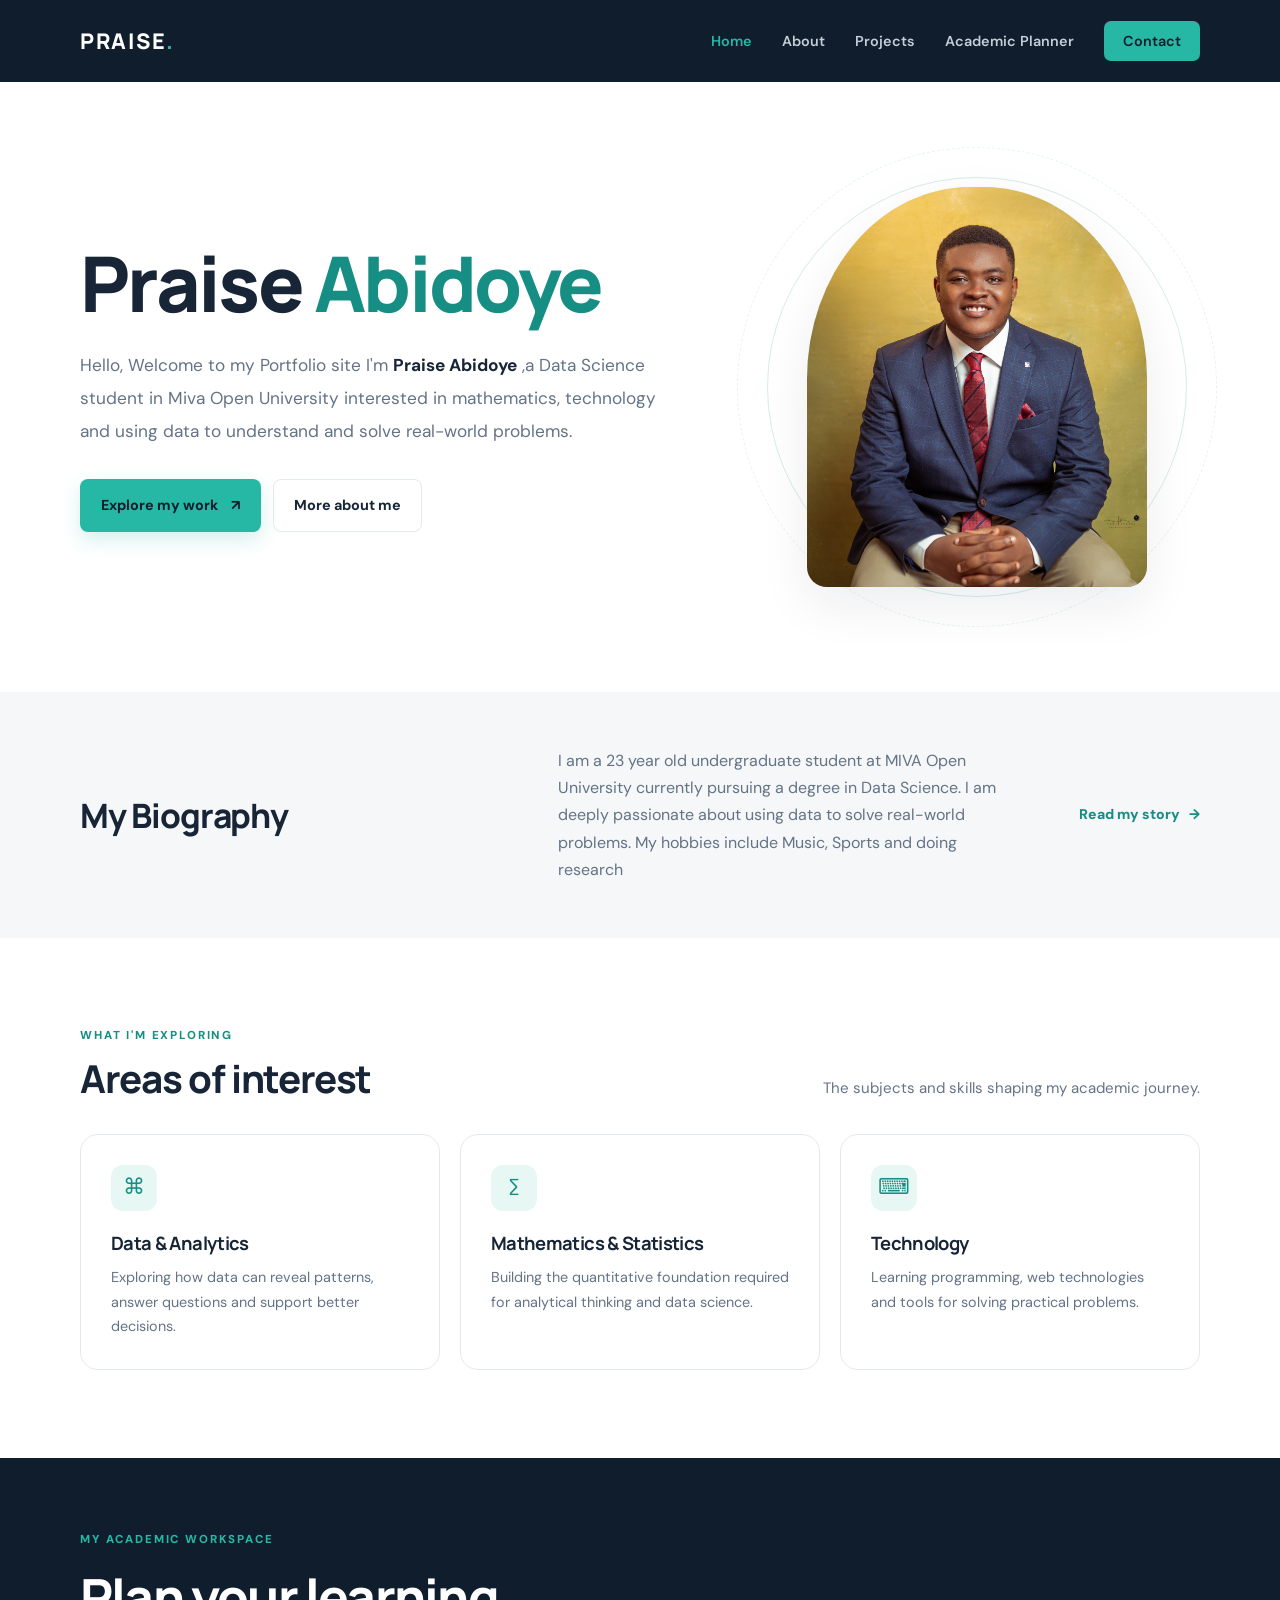
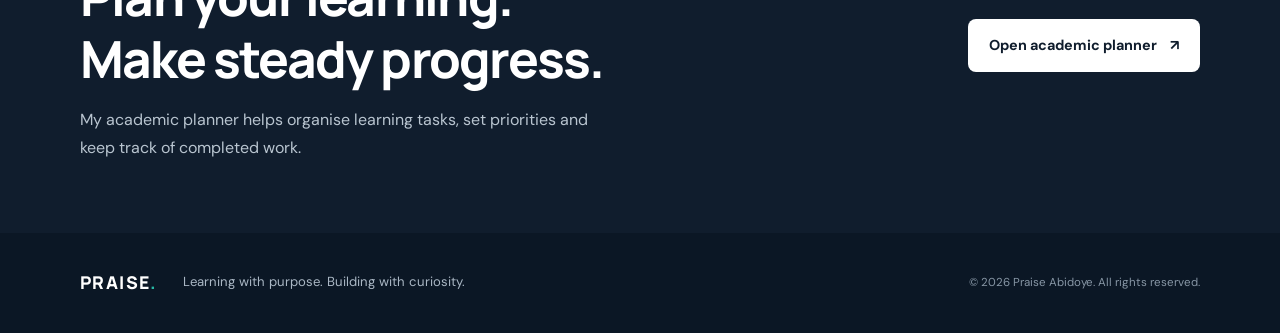
<file: index.html>
<!DOCTYPE html>
<html lang="en">
<head>
  <meta charset="UTF-8">
  <meta name="viewport" content="width=device-width, initial-scale=1.0">
  <meta name="description" content="Praise Abidoye's academic portfolio and student workspace.">
  <title>Home | Praise Abidoye</title>
  <link rel="preconnect" href="https://fonts.googleapis.com">
  <link rel="preconnect" href="https://fonts.gstatic.com" crossorigin>
  <link href="https://fonts.googleapis.com/css2?family=DM+Sans:wght@400;500;600;700&family=Manrope:wght@400;500;600;700;800&display=swap" rel="stylesheet">
  <link rel="stylesheet" href="css/style.css">
  <script src="js/script.js" defer></script>
</head>
<body>
  <a class="skip-link" href="#main">Skip to content</a>
  <header class="site-header">
    <nav class="nav container" aria-label="Main navigation">
      <a class="brand" href="index.html">PRAISE<span>.</span></a>
      <button class="menu-toggle" type="button" aria-label="Open navigation" aria-expanded="false" aria-controls="nav-menu">
        <span></span><span></span><span></span>
      </button>
      <ul class="nav-menu" id="nav-menu">
        <li><a href="index.html" aria-current="page">Home</a></li>
        <li><a href="about.html">About</a></li>
        <li><a href="projects.html">Projects</a></li>
        <li><a href="planner.html">Academic Planner</a></li>
        <li><a class="nav-cta" href="contact.html">Contact</a></li>
      </ul>
    </nav>
  </header>

  <main id="main">
    <section class="hero container">
      <div class="hero-copy">
      
        <h1>Praise<span class="accent-text"> Abidoye</span></h1>
        <p class="hero-intro">Hello, Welcome to my Portfolio site I'm <strong>Praise Abidoye</strong> ,a Data Science student in Miva Open University interested in mathematics, technology and using data to understand and solve real-world problems.</p>
        <div class="hero-actions">
          <a class="button button-primary" href="projects.html">Explore my work <span aria-hidden="true">↗</span></a>
          <a class="button button-ghost" href="about.html">More about me</a>
        </div>
        
      </div>
      <div class="hero-visual">
        <div class="portrait-frame">
          <img src="img/Portfolio Image.jpg" alt="Portrait of Praise Abidoye">
        </div>
        
        <div class="visual-orbit orbit-one"></div>
        <div class="visual-orbit orbit-two"></div>
      </div>
    </section>

    <section class="intro-strip">
      <div class="container intro-grid">
        <div><h2>My Biography</h2></div>
        <p>I am a 23 year old undergraduate student at MIVA Open University currently pursuing a degree in Data Science. I am deeply passionate about using data to solve real-world problems. My hobbies include Music, Sports and doing research</p>
        <a class="text-link" href="about.html">Read my story <span aria-hidden="true">→</span></a>
      </div>
    </section>

    <section class="section container">
      <div class="section-heading">
        <div><p class="eyebrow">WHAT I'M EXPLORING</p><h2>Areas of interest</h2></div>
        <p class="section-description">The subjects and skills shaping my academic journey.</p>
      </div>
      <div class="interest-grid">
        <article class="interest-card"><span class="card-icon">⌘</span><h3>Data & Analytics</h3><p>Exploring how data can reveal patterns, answer questions and support better decisions.</p></article>
        <article class="interest-card"><span class="card-icon">∑</span><h3>Mathematics & Statistics</h3><p>Building the quantitative foundation required for analytical thinking and data science.</p></article>
        <article class="interest-card"><span class="card-icon">⌨</span><h3>Technology</h3><p>Learning programming, web technologies and tools for solving practical problems.</p></article>
      </div>
    </section>

    <section class="feature-band">
      <div class="container feature-content">
        <div><p class="eyebrow eyebrow-light">MY ACADEMIC WORKSPACE</p><h2>Plan your learning.<br>Make steady progress.</h2><p>My academic planner helps organise learning tasks, set priorities and keep track of completed work.</p></div>
        <a class="button button-light" href="planner.html">Open academic planner <span aria-hidden="true">↗</span></a>
      </div>
    </section>
  </main>

  <footer class="site-footer">
    <div class="container footer-inner"><a class="brand brand-light" href="index.html">PRAISE<span>.</span></a><p>Learning with purpose. Building with curiosity.</p><small>© <span class="current-year">2026</span> Praise Abidoye. All rights reserved.</small></div>
  </footer>
</body>
</html>
</file>
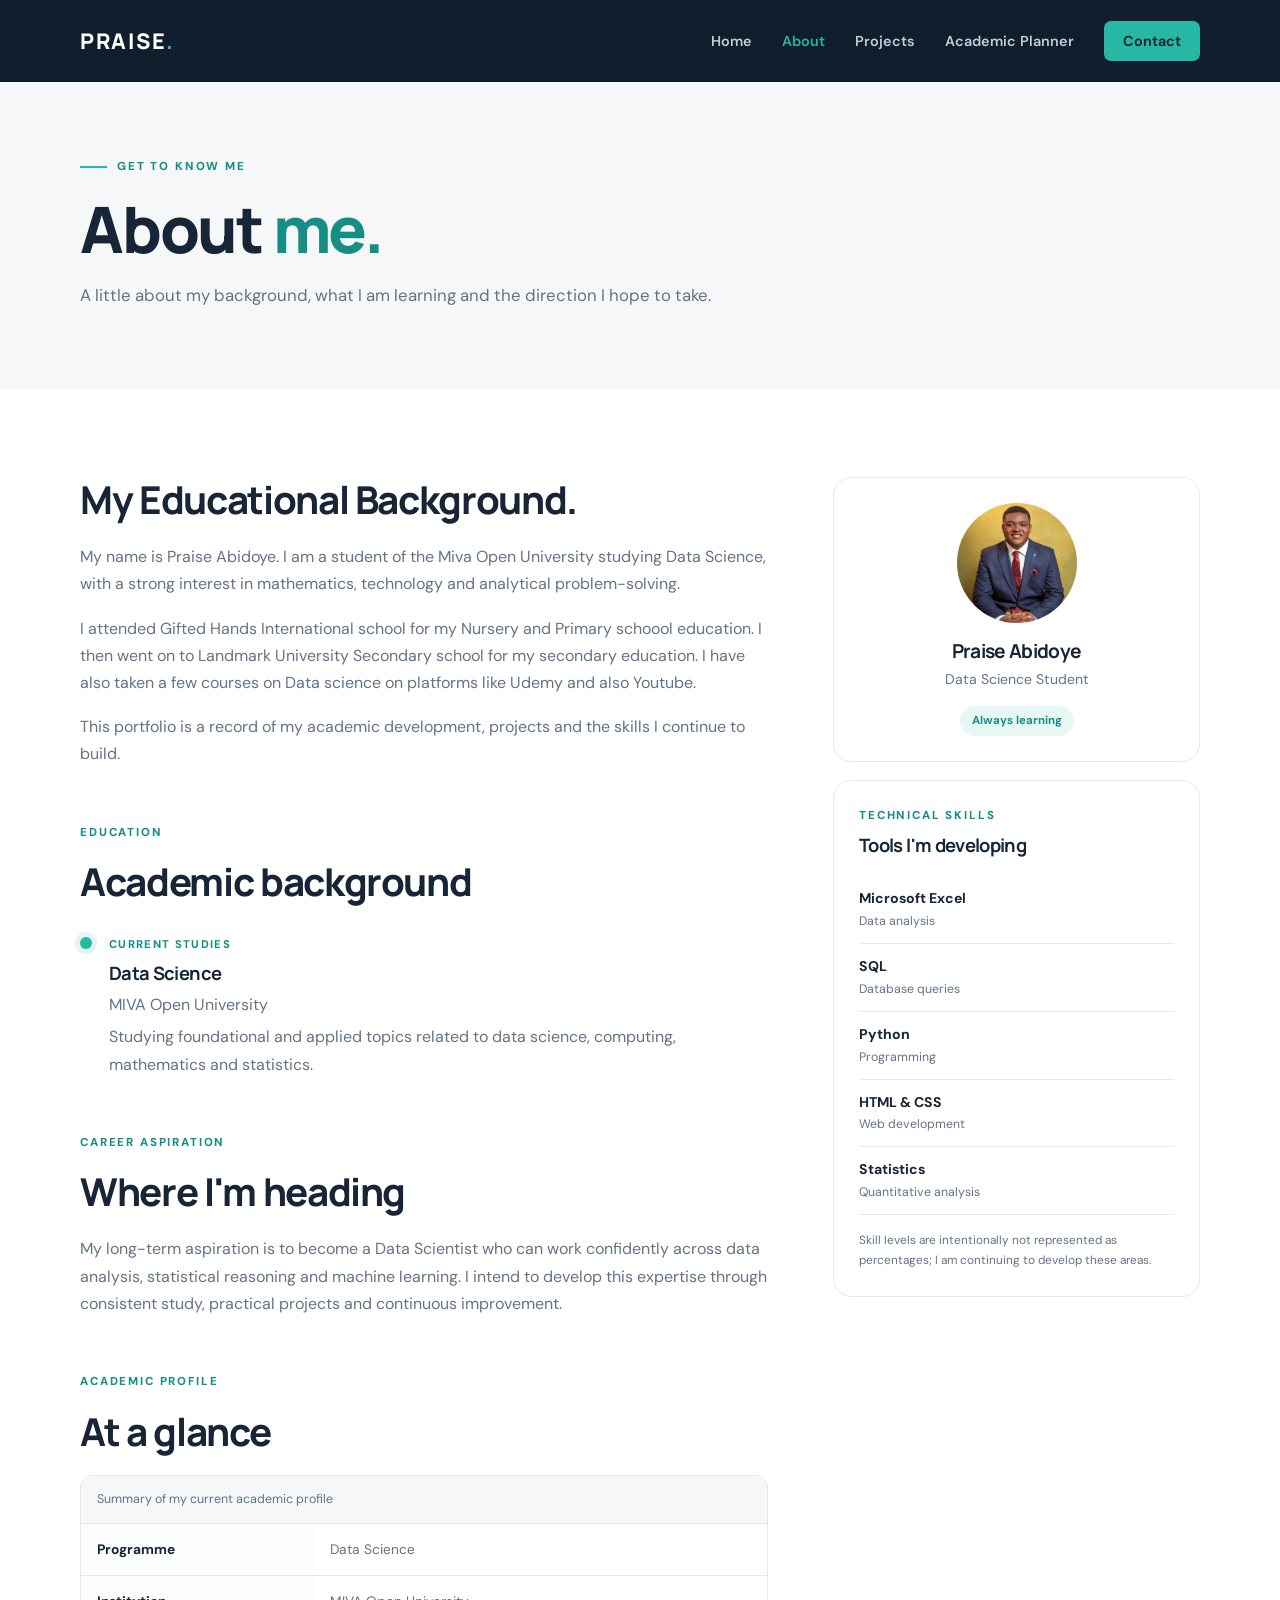
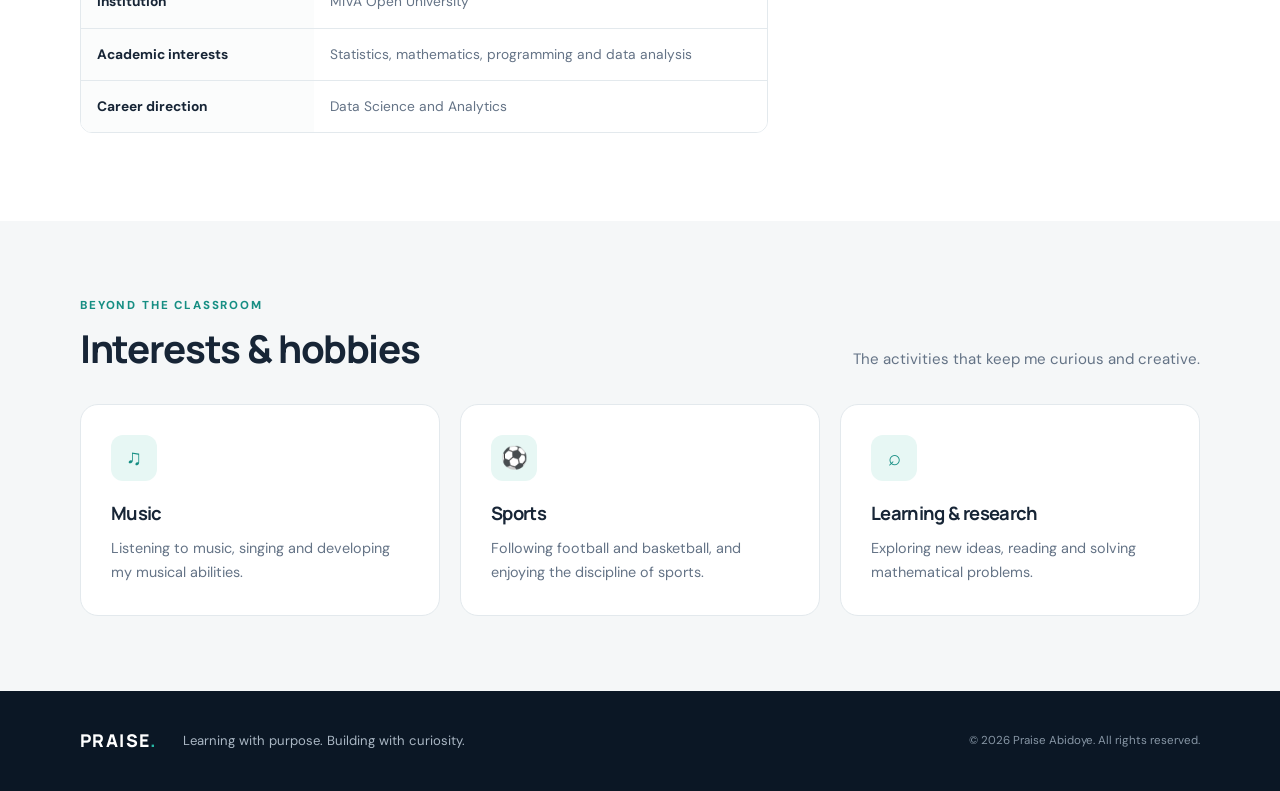
<file: about.html>
<!DOCTYPE html>
<html lang="en">
<head>
  <meta charset="UTF-8">
  <meta name="viewport" content="width=device-width, initial-scale=1.0">
  <meta name="description" content="Learn about Praise Abidoye's education, aspirations, skills and interests.">
  <title>About | Praise Abidoye</title>
  <link rel="preconnect" href="https://fonts.googleapis.com">
  <link rel="preconnect" href="https://fonts.gstatic.com" crossorigin>
  <link href="https://fonts.googleapis.com/css2?family=DM+Sans:wght@400;500;600;700&family=Manrope:wght@400;500;600;700;800&display=swap" rel="stylesheet">
  <link rel="stylesheet" href="css/style.css">
  <script src="js/script.js" defer></script>
</head>
<body>
  <a class="skip-link" href="#main">Skip to content</a>
  <header class="site-header"><nav class="nav container" aria-label="Main navigation">
    <a class="brand" href="index.html">PRAISE<span>.</span></a>
    <button class="menu-toggle" type="button" aria-label="Open navigation" aria-expanded="false" aria-controls="nav-menu"><span></span><span></span><span></span></button>
    <ul class="nav-menu" id="nav-menu">
      <li><a href="index.html">Home</a></li><li><a href="about.html" aria-current="page">About</a></li>
      <li><a href="projects.html">Projects</a></li><li><a href="planner.html">Academic Planner</a></li>
      <li><a class="nav-cta" href="contact.html">Contact</a></li>
    </ul>
  </nav></header>

  <main id="main">
    <section class="page-hero"><div class="container"><p class="eyebrow"><span class="eyebrow-line"></span> GET TO KNOW ME</p><h1>About <span class="accent-text">me.</span></h1><p>A little about my background, what I am learning and the direction I hope to take.</p></div></section>

    <section class="section container about-layout">
      <div class="about-main">
        <h2>My Educational Background.</h2>
        <p>My name is Praise Abidoye. I am a  student of the Miva Open University  studying Data Science, with a strong interest in mathematics, technology and analytical problem-solving.</p>
        <p>I attended Gifted Hands International school for my Nursery and Primary schoool education. I then went on to Landmark University Secondary school for my secondary education. I have also taken a few courses on Data science on platforms like Udemy and also Youtube.</p>
        <p>This portfolio is a record of my academic development, projects and the skills I continue to build.</p>

        <div class="subsection">
          <p class="eyebrow">EDUCATION</p><h2>Academic background</h2>
          <article class="timeline-item"><span class="timeline-marker"></span><div><span class="timeline-date">CURRENT STUDIES</span><h3>Data Science</h3><p class="muted">MIVA Open University</p><p>Studying foundational and applied topics related to data science, computing, mathematics and statistics.</p></div></article>
        </div>

        <div class="subsection">
          <p class="eyebrow">CAREER ASPIRATION</p><h2>Where I'm heading</h2>
          <p>My long-term aspiration is to become a Data Scientist who can work confidently across data analysis, statistical reasoning and machine learning. I intend to develop this expertise through consistent study, practical projects and continuous improvement.</p>
        </div>

        <div class="subsection">
          <p class="eyebrow">ACADEMIC PROFILE</p><h2>At a glance</h2>
          <div class="table-wrap">
            <table class="profile-table">
              <caption class="table-caption">Summary of my current academic profile</caption>
              <tbody>
                <tr><th scope="row">Programme</th><td>Data Science</td></tr>
                <tr><th scope="row">Institution</th><td>MIVA Open University</td></tr>
                <tr><th scope="row">Academic interests</th><td>Statistics, mathematics, programming and data analysis</td></tr>
                <tr><th scope="row">Career direction</th><td>Data Science and Analytics</td></tr>
              </tbody>
            </table>
          </div>
        </div>
      </div>

      <aside class="about-sidebar">
        <div class="profile-card"><img src="img/Portfolio Image.jpg" alt="Image"><h3>Praise Abidoye</h3><p>Data Science Student</p><span class="profile-tag">Always learning</span></div>
        <div class="side-card"><p class="eyebrow">TECHNICAL SKILLS</p><h3>Tools I'm developing</h3>
          <ul class="skill-list"><li><span>Microsoft Excel</span><span>Data analysis</span></li><li><span>SQL</span><span>Database queries</span></li><li><span>Python</span><span>Programming</span></li><li><span>HTML & CSS</span><span>Web development</span></li><li><span>Statistics</span><span>Quantitative analysis</span></li></ul>
          <p class="skill-note">Skill levels are intentionally not represented as percentages; I am continuing to develop these areas.</p>
        </div>
      </aside>
    </section>

    <section class="soft-section"><div class="container"><div class="section-heading"><div><p class="eyebrow">BEYOND THE CLASSROOM</p><h2>Interests & hobbies</h2></div><p class="section-description">The activities that keep me curious and creative.</p></div>
      <div class="interest-grid">
        <article class="interest-card"><span class="card-icon">♫</span><h3>Music</h3><p>Listening to music, singing and developing my musical abilities.</p></article>
        <article class="interest-card"><span class="card-icon">⚽</span><h3>Sports</h3><p>Following football and basketball, and enjoying the discipline of sports.</p></article>
        <article class="interest-card"><span class="card-icon">⌕</span><h3>Learning & research</h3><p>Exploring new ideas, reading and solving mathematical problems.</p></article>
      </div>
    </div></section>
  </main>

  <footer class="site-footer"><div class="container footer-inner"><a class="brand brand-light" href="index.html">PRAISE<span>.</span></a><p>Learning with purpose. Building with curiosity.</p><small>© <span class="current-year">2026</span> Praise Abidoye. All rights reserved.</small></div></footer>
</body>
</html>
</file>
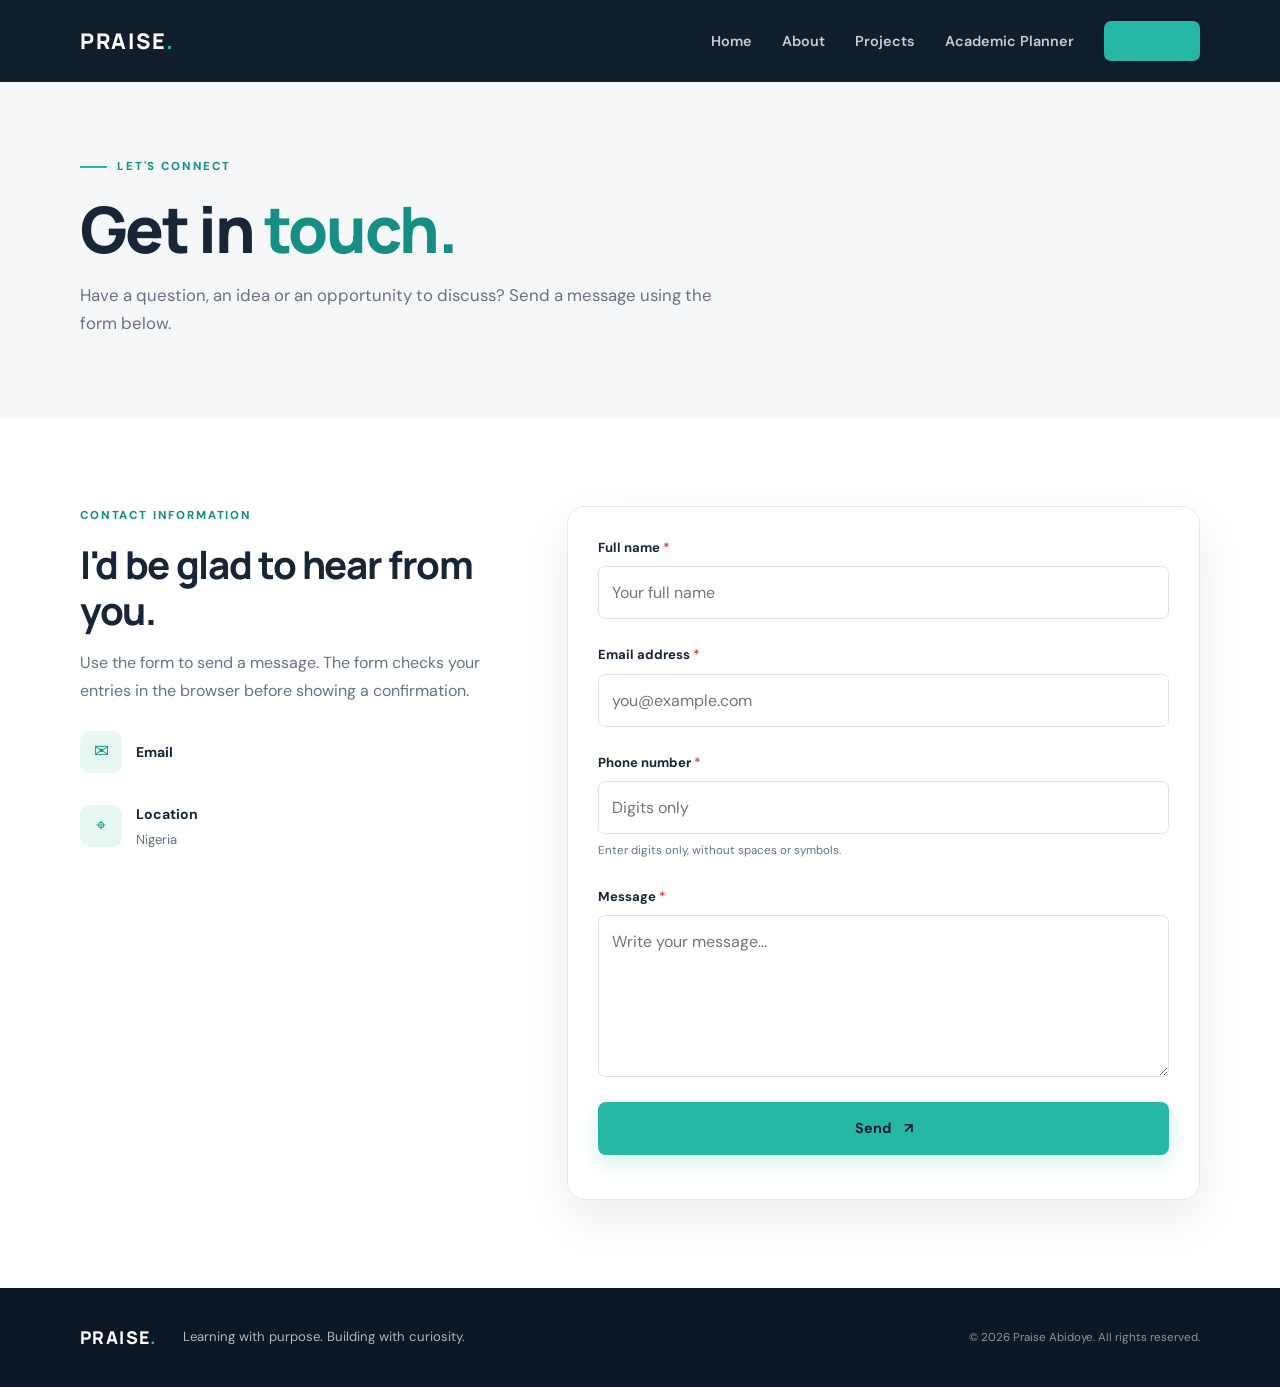
<file: contact.html>
<!DOCTYPE html>
<html lang="en">
<head>
  <meta charset="UTF-8">
  <meta name="viewport" content="width=device-width, initial-scale=1.0">
  <meta name="description" content="Contact Praise Abidoye.">
  <title>Contact | Praise Abidoye</title>
  <link rel="preconnect" href="https://fonts.googleapis.com">
  <link rel="preconnect" href="https://fonts.gstatic.com" crossorigin>
  <link href="https://fonts.googleapis.com/css2?family=DM+Sans:wght@400;500;600;700&family=Manrope:wght@400;500;600;700;800&display=swap" rel="stylesheet">
  <link rel="stylesheet" href="css/style.css">
  <script src="js/script.js" defer></script>
</head>
<body>
  <a class="skip-link" href="#main">Skip to content</a>
  <header class="site-header"><nav class="nav container" aria-label="Main navigation">
    <a class="brand" href="index.html">PRAISE<span>.</span></a>
    <button class="menu-toggle" type="button" aria-label="Open navigation" aria-expanded="false" aria-controls="nav-menu"><span></span><span></span><span></span></button>
    <ul class="nav-menu" id="nav-menu"><li><a href="index.html">Home</a></li><li><a href="about.html">About</a></li><li><a href="projects.html">Projects</a></li><li><a href="planner.html">Academic Planner</a></li><li><a href="contact.html" aria-current="page" class="nav-cta">Contact</a></li></ul>
  </nav></header>

  <main id="main">
    <section class="page-hero"><div class="container"><p class="eyebrow"><span class="eyebrow-line"></span> LET'S CONNECT</p><h1>Get in <span class="accent-text">touch.</span></h1><p>Have a question, an idea or an opportunity to discuss? Send a message using the form below.</p></div></section>
    <section class="section container contact-layout">
      <div class="contact-copy"><p class="eyebrow">CONTACT INFORMATION</p><h2>I'd be glad to hear from you.</h2><p>Use the form to send a message. The form checks your entries in the browser before showing a confirmation.</p>
        <div class="contact-detail"><span class="contact-icon">✉</span><div><strong>Email</strong></div></div>
        <div class="contact-detail"><span class="contact-icon">⌖</span><div><strong>Location</strong><p>Nigeria</p></div></div>
      
      </div>
      <form id="contact-form" class="contact-form" novalidate>
        <div class="form-field"><label for="contact-name">Full name <span>*</span></label><input id="contact-name" name="name" type="text" autocomplete="name" placeholder="Your full name" required><small class="field-error" id="name-error"></small></div>
        <div class="form-field"><label for="contact-email">Email address <span>*</span></label><input id="contact-email" name="email" type="email" autocomplete="email" placeholder="you@example.com" required><small class="field-error" id="email-error"></small></div>
        <div class="form-field"><label for="contact-phone">Phone number <span>*</span></label><input id="contact-phone" name="phone" type="tel" inputmode="numeric" autocomplete="tel" placeholder="Digits only" required><small class="field-hint">Enter digits only, without spaces or symbols.</small><small class="field-error" id="phone-error"></small></div>
        <div class="form-field"><label for="contact-message">Message <span>*</span></label><textarea id="contact-message" name="message" rows="5" placeholder="Write your message..." required></textarea><small class="field-error" id="message-error"></small></div>
        <button class="button button-primary submit-button" type="submit"> Send <span aria-hidden="true">↗</span></button>
        <p id="form-status" class="form-status" role="status" aria-live="polite"></p>
      </form>
    </section>
  </main>
  <footer class="site-footer"><div class="container footer-inner"><a class="brand brand-light" href="index.html">PRAISE<span>.</span></a><p>Learning with purpose. Building with curiosity.</p><small>© <span class="current-year">2026</span> Praise Abidoye. All rights reserved.</small></div></footer>
</body>
</html>
</file>
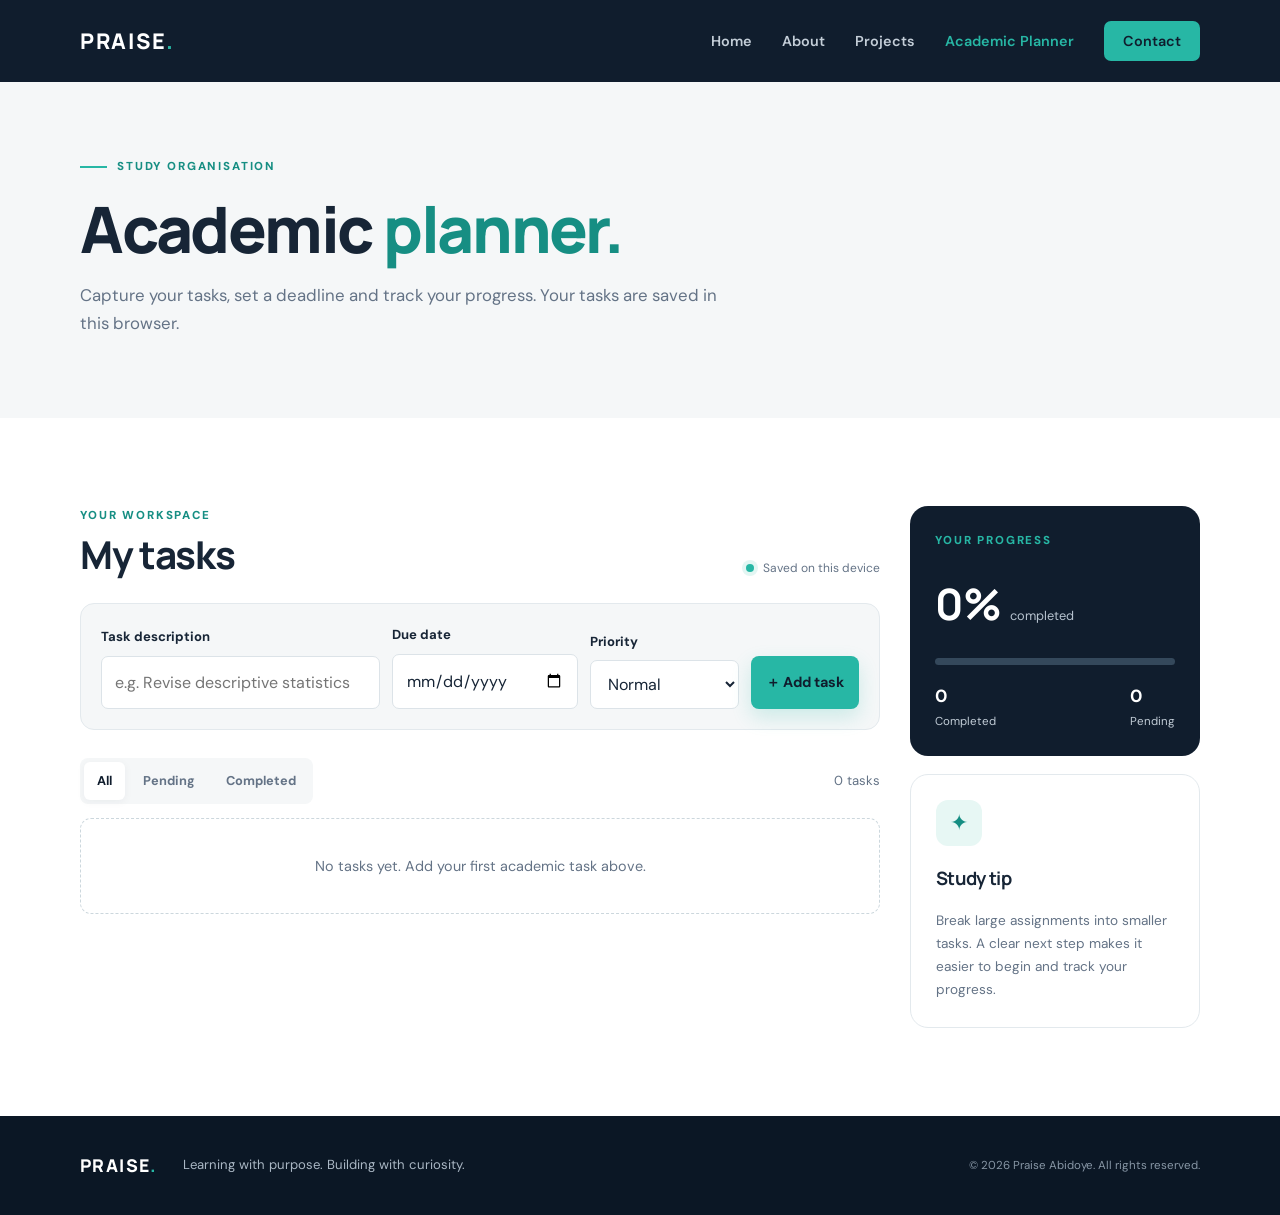
<file: planner.html>
<!DOCTYPE html>
<html lang="en">
<head>
  <meta charset="UTF-8">
  <meta name="viewport" content="width=device-width, initial-scale=1.0">
  <meta name="description" content="Organise academic tasks with Praise Abidoye's academic planner.">
  <title>Academic Planner | Praise Abidoye</title>
  <link rel="preconnect" href="https://fonts.googleapis.com">
  <link rel="preconnect" href="https://fonts.gstatic.com" crossorigin>
  <link href="https://fonts.googleapis.com/css2?family=DM+Sans:wght@400;500;600;700&family=Manrope:wght@400;500;600;700;800&display=swap" rel="stylesheet">
  <link rel="stylesheet" href="css/style.css">
  <script src="js/script.js" defer></script>
</head>
<body>
  <a class="skip-link" href="#main">Skip to content</a>
  <header class="site-header"><nav class="nav container" aria-label="Main navigation">
    <a class="brand" href="index.html">PRAISE<span>.</span></a>
    <button class="menu-toggle" type="button" aria-label="Open navigation" aria-expanded="false" aria-controls="nav-menu"><span></span><span></span><span></span></button>
    <ul class="nav-menu" id="nav-menu"><li><a href="index.html">Home</a></li><li><a href="about.html">About</a></li><li><a href="projects.html">Projects</a></li><li><a href="planner.html" aria-current="page">Academic Planner</a></li><li><a class="nav-cta" href="contact.html">Contact</a></li></ul>
  </nav></header>

  <main id="main">
    <section class="page-hero"><div class="container"><p class="eyebrow"><span class="eyebrow-line"></span> STUDY ORGANISATION</p><h1>Academic <span class="accent-text">planner.</span></h1><p>Capture your tasks, set a deadline and track your progress. Your tasks are saved in this browser.</p></div></section>
    <section class="section container planner-layout">
      <div class="planner-main">
        <div class="planner-heading"><div><p class="eyebrow">YOUR WORKSPACE</p><h2>My tasks</h2></div><span class="saved-label"><span class="status-dot"></span> Saved on this device</span></div>
        <form id="task-form" class="task-form">
          <div class="form-field task-title-field"><label for="task-title">Task description</label><input id="task-title" name="task-title" type="text" maxlength="120" placeholder="e.g. Revise descriptive statistics" required></div>
          <div class="form-field"><label for="task-date">Due date</label><input id="task-date" name="task-date" type="date"></div>
          <div class="form-field"><label for="task-priority">Priority</label><select id="task-priority" name="task-priority"><option value="Normal">Normal</option><option value="High">High</option><option value="Low">Low</option></select></div>
          <button class="button button-primary add-task-button" type="submit">＋ Add task</button>
        </form>

        <div class="task-toolbar"><div class="filter-tabs" role="group" aria-label="Filter tasks"><button class="filter-button active" type="button" data-filter="all" aria-pressed="true">All</button><button class="filter-button" type="button" data-filter="active" aria-pressed="false">Pending</button><button class="filter-button" type="button" data-filter="completed" aria-pressed="false">Completed</button></div><span id="task-count" class="muted small-text">0 tasks</span></div>
        <div id="task-list" class="task-list" aria-live="polite"><p class="empty-state">No tasks yet. Add your first academic task above.</p></div>
      </div>
      <aside class="planner-sidebar">
        <div class="progress-card"><p class="eyebrow eyebrow-light">YOUR PROGRESS</p><div class="progress-number"><strong id="progress-percent">0%</strong><span>completed</span></div><div class="progress-track"><span id="progress-bar"></span></div><div class="progress-stats"><span><strong id="completed-count">0</strong> Completed</span><span><strong id="pending-count">0</strong> Pending</span></div></div>
        <div class="side-card planner-tip"><span class="card-icon">✦</span><h3>Study tip</h3><p>Break large assignments into smaller tasks. A clear next step makes it easier to begin and track your progress.</p></div>
      </aside>
    </section>
  </main>
  <footer class="site-footer"><div class="container footer-inner"><a class="brand brand-light" href="index.html">PRAISE<span>.</span></a><p>Learning with purpose. Building with curiosity.</p><small>© <span class="current-year">2026</span> Praise Abidoye. All rights reserved.</small></div></footer>
</body>
</html>
</file>
<file: css/style.css>
/* PRAISE ABIDOYE — ACADEMIC PORTFOLIO
   Original responsive styling using CSS Grid and Flexbox. */

:root {
  --navy: #101d2d;
  --navy-soft: #1b2d40;
  --ink: #172536;
  --muted: #647386;
  --teal: #27b7a5;
  --teal-dark: #168e83;
  --paper: #f5f7f8;
  --white: #ffffff;
  --line: #e3e9ed;
  --shadow: 0 18px 50px rgba(16, 29, 45, .08);
  --radius: 18px;
}

* { box-sizing: border-box; margin: 0; padding: 0; }
html { scroll-behavior: smooth; }
body {
  background: var(--white);
  color: var(--ink);
  font-family: "DM Sans", Arial, sans-serif;
  line-height: 1.7;
  -webkit-font-smoothing: antialiased;
}
img { display: block; max-width: 100%; }
a { color: inherit; text-decoration: none; }
button, input, textarea, select { font: inherit; }
button, a { -webkit-tap-highlight-color: transparent; }
.container { width: min(1120px, calc(100% - 48px)); margin-inline: auto; }
h1, h2, h3, .brand { font-family: "Manrope", Arial, sans-serif; letter-spacing: -.035em; }
h1 { font-size: clamp(2.7rem, 6vw, 5.3rem); line-height: 1.08; font-weight: 800; }
h2 { font-size: clamp(1.8rem, 3vw, 2.65rem); line-height: 1.2; font-weight: 750; }
h3 { font-size: 1.15rem; line-height: 1.35; }
p { color: var(--muted); }
.accent-text { color: var(--teal-dark); }
.small-text { font-size: .82rem; }
.muted { color: var(--muted); }
.skip-link { position: absolute; left: -999px; top: 10px; background: var(--teal); color: var(--navy); padding: 10px 14px; z-index: 1000; }
.skip-link:focus { left: 10px; }

/* Header and navigation */
.site-header { background: var(--navy); color: var(--white); position: relative; z-index: 20; }
.nav { min-height: 82px; display: flex; align-items: center; justify-content: space-between; gap: 24px; }
.brand { color: var(--white); font-size: 1.35rem; font-weight: 800; letter-spacing: .08em; }
.brand span { color: var(--teal); }
.nav-menu { display: flex; align-items: center; gap: 30px; list-style: none; }
.nav-menu a { color: #c4ced8; font-size: .9rem; font-weight: 600; transition: color .2s ease; }
.nav-menu a:hover, .nav-menu a[aria-current="page"] { color: var(--teal); }
.nav-menu .nav-cta { color: var(--navy); background: var(--teal); padding: 11px 19px; border-radius: 7px; }
.nav-menu .nav-cta:hover { color: var(--navy); background: #6bd6c9; }
.menu-toggle { display: none; background: transparent; border: 0; cursor: pointer; padding: 8px; }
.menu-toggle span { display: block; width: 25px; height: 2px; margin: 5px; background: white; transition: .2s; }

/* Home hero */
.hero { min-height: 610px; display: grid; grid-template-columns: 1.15fr .85fr; align-items: center; gap: 70px; padding-block: 85px; }
.eyebrow { display: flex; align-items: center; gap: 10px; color: var(--teal-dark); font-size: .72rem; font-weight: 800; letter-spacing: .16em; margin-bottom: 17px; }
.eyebrow-line { width: 27px; height: 2px; background: var(--teal); display: inline-block; }
.hero h1 { max-width: 680px; }
.hero-intro { max-width: 590px; margin-top: 24px; font-size: 1.08rem; line-height: 1.9; }
.hero-intro strong { color: var(--ink); }
.hero-actions { display: flex; flex-wrap: wrap; gap: 12px; margin-top: 32px; }
.button { display: inline-flex; align-items: center; justify-content: center; gap: 13px; border: 1px solid transparent; border-radius: 8px; padding: 13px 20px; font-weight: 700; font-size: .9rem; cursor: pointer; transition: transform .2s ease, background .2s ease, box-shadow .2s ease; }
.button:hover { transform: translateY(-2px); }
.button-primary { background: var(--teal); color: var(--navy); box-shadow: 0 8px 20px rgba(39,183,165,.2); }
.button-primary:hover { background: #59d0c2; }
.button-ghost { border-color: var(--line); color: var(--ink); background: var(--white); }
.button-ghost:hover { border-color: var(--teal); }
.hero-note { margin-top: 34px; color: var(--muted); font-size: .82rem; display: flex; align-items: center; gap: 9px; }
.status-dot { display: inline-block; width: 8px; height: 8px; background: var(--teal); border-radius: 50%; box-shadow: 0 0 0 4px rgba(39,183,165,.13); }
.hero-visual { position: relative; min-height: 430px; display: grid; place-items: center; }
.portrait-frame { width: min(340px, 82%); height: 400px; position: relative; z-index: 2; border-radius: 48% 48% 20px 20px; overflow: hidden; background: #dce7e7; box-shadow: var(--shadow); }
.portrait-frame img { width: 100%; height: 100%; object-fit: cover; }
.floating-card { position: absolute; z-index: 3; bottom: 42px; left: -5px; display: flex; align-items: center; gap: 12px; padding: 14px 18px; background: white; border-radius: 12px; box-shadow: var(--shadow); }
.floating-icon { width: 38px; height: 38px; border-radius: 10px; display: grid; place-items: center; color: var(--teal-dark); background: #e4f7f4; font-size: 1.4rem; }
.floating-card strong, .floating-card small { display: block; }
.floating-card strong { font-size: .83rem; }
.floating-card small { color: var(--muted); font-size: .72rem; }
.visual-orbit { position: absolute; border: 1px solid #d8ece9; border-radius: 50%; }
.orbit-one { width: 420px; height: 420px; }
.orbit-two { width: 480px; height: 480px; border-style: dashed; opacity: .6; }

/* Intro and reusable sections */
.intro-strip { background: var(--paper); padding-block: 55px; }
.intro-grid { display: grid; grid-template-columns: 1fr 1.1fr auto; align-items: center; gap: 45px; }
.intro-grid h2 { font-size: clamp(1.5rem, 2.7vw, 2.1rem); }
.intro-grid > p { max-width: 450px; }
.text-link { color: var(--teal-dark); font-weight: 800; font-size: .88rem; display: inline-flex; gap: 9px; align-items: center; white-space: nowrap; }
.text-link:hover { color: var(--navy); }
.section { padding-block: 88px; }
.section-heading { display: flex; align-items: end; justify-content: space-between; gap: 30px; margin-bottom: 32px; }
.section-heading .eyebrow { margin-bottom: 10px; }
.section-description { max-width: 390px; font-size: .94rem; }
.interest-grid { display: grid; grid-template-columns: repeat(3, 1fr); gap: 20px; }
.interest-card { padding: 30px; border: 1px solid var(--line); border-radius: var(--radius); background: white; transition: transform .25s ease, box-shadow .25s ease, border-color .25s ease; }
.interest-card:hover { transform: translateY(-5px); border-color: #b9e8e2; box-shadow: var(--shadow); }
.card-icon { display: inline-grid; place-items: center; width: 46px; height: 46px; background: #e7f7f4; color: var(--teal-dark); border-radius: 12px; font-size: 1.35rem; margin-bottom: 20px; }
.interest-card h3 { margin-bottom: 10px; }
.interest-card p { font-size: .9rem; }
.feature-band { background: var(--navy); color: white; padding-block: 72px; }
.feature-content { display: flex; justify-content: space-between; align-items: center; gap: 40px; }
.feature-content h2 { font-size: clamp(2rem, 4vw, 3.4rem); }
.feature-content p:not(.eyebrow) { max-width: 520px; color: #b9c5d0; margin-top: 17px; }
.eyebrow-light { color: var(--teal); }
.button-light { color: var(--navy); background: white; white-space: nowrap; }
.button-light:hover { background: #e6faf7; }

/* Page headings */
.page-hero { background: var(--paper); padding-block: 75px 80px; }
.page-hero h1 { font-size: clamp(2.7rem, 5vw, 4.4rem); }
.page-hero p:not(.eyebrow) { max-width: 650px; margin-top: 18px; font-size: 1.05rem; }

/* About */
.about-layout { display: grid; grid-template-columns: 1.5fr .8fr; gap: 65px; align-items: start; }
.about-main > p:not(.eyebrow) { margin-top: 17px; }
.about-main h2 { margin-bottom: 20px; }
.subsection { margin-top: 55px; }
.timeline-item { display: flex; gap: 17px; margin-top: 24px; }
.timeline-marker { width: 12px; height: 12px; margin-top: 8px; flex: 0 0 12px; background: var(--teal); border-radius: 50%; box-shadow: 0 0 0 5px #e1f6f2; }
.timeline-date { color: var(--teal-dark); font-size: .7rem; font-weight: 800; letter-spacing: .12em; }
.timeline-item h3 { margin-top: 5px; }
.timeline-item p { margin-top: 5px; }
.profile-card, .side-card { padding: 25px; border: 1px solid var(--line); border-radius: var(--radius); background: white; }
.profile-card { text-align: center; }
.profile-card img { width: 120px; height: 120px; border-radius: 50%; object-fit: cover; margin: 0 auto 16px; }
.profile-card h3 { font-size: 1.2rem; }
.profile-card p { font-size: .88rem; margin-top: 3px; }
.profile-tag { display: inline-block; margin-top: 14px; background: #e7f7f4; color: var(--teal-dark); padding: 5px 12px; border-radius: 30px; font-size: .72rem; font-weight: 700; }
.side-card { margin-top: 18px; }
.side-card .eyebrow { margin-bottom: 8px; }
.side-card h3 { margin-bottom: 18px; }
.skill-list { list-style: none; }
.skill-list li { display: flex; flex-direction: column; padding: 11px 0; border-bottom: 1px solid var(--line); }
.skill-list li span:first-child { font-weight: 700; font-size: .88rem; }
.skill-list li span:last-child { color: var(--muted); font-size: .77rem; }
.skill-note { font-size: .74rem; margin-top: 15px; }
.soft-section { background: var(--paper); padding-block: 75px; }

/* Projects */
.project-grid { display: grid; grid-template-columns: repeat(3, 1fr); gap: 22px; }
.project-card { border: 1px solid var(--line); border-radius: var(--radius); overflow: hidden; background: white; transition: transform .25s ease, box-shadow .25s ease; }
.project-card:hover { transform: translateY(-5px); box-shadow: var(--shadow); }
.project-image { display: block; height: 205px; overflow: hidden; background: #e8eeee; }
.project-image img { width: 100%; height: 100%; object-fit: cover; transition: transform .4s ease; }
.project-card:hover .project-image img { transform: scale(1.04); }
.project-body { padding: 24px; }
.project-meta { display: flex; justify-content: space-between; color: var(--teal-dark); font-size: .65rem; font-weight: 800; letter-spacing: .1em; }
.project-body h3 { margin-top: 14px; font-size: 1.25rem; }
.project-body p { font-size: .88rem; margin-top: 10px; min-height: 100px; }
.tag-row { display: flex; flex-wrap: wrap; gap: 7px; margin: 18px 0; }
.tag-row span { padding: 5px 9px; background: var(--paper); border-radius: 5px; color: #526274; font-size: .7rem; font-weight: 700; }
.notice { margin-top: 25px; padding: 16px 18px; background: #eff9f7; border-left: 3px solid var(--teal); color: #526274; font-size: .85rem; border-radius: 0 8px 8px 0; }
.notice strong { color: var(--ink); }
.media-section { display: grid; grid-template-columns: .8fr 1.2fr; gap: 55px; align-items: center; }
.media-section h2 { margin-bottom: 15px; }
.video-frame { overflow: hidden; border-radius: var(--radius); background: var(--navy); box-shadow: var(--shadow); }
.video-frame video { width: 100%; display: block; }

/* Planner */
.planner-layout { display: grid; grid-template-columns: 1fr 290px; gap: 30px; align-items: start; }
.planner-main { min-width: 0; }
.planner-heading { display: flex; justify-content: space-between; align-items: end; gap: 20px; margin-bottom: 25px; }
.planner-heading .eyebrow { margin-bottom: 7px; }
.saved-label { color: var(--muted); font-size: .75rem; display: flex; align-items: center; gap: 9px; }
.task-form { display: grid; grid-template-columns: 1.5fr 1fr .8fr auto; gap: 12px; padding: 20px; border: 1px solid var(--line); border-radius: 14px; background: var(--paper); align-items: end; }
.form-field { display: flex; flex-direction: column; gap: 7px; }
.form-field label { color: var(--ink); font-size: .82rem; font-weight: 700; }
.form-field label span { color: #d34c4c; }
.form-field input, .form-field textarea, .form-field select { width: 100%; border: 1px solid #dce3e8; border-radius: 7px; background: white; color: var(--ink); padding: 12px 13px; outline: none; transition: border-color .2s, box-shadow .2s; }
.form-field input:focus, .form-field textarea:focus, .form-field select:focus { border-color: var(--teal-dark); box-shadow: 0 0 0 3px rgba(39,183,165,.12); }
.add-task-button { min-height: 45px; padding-inline: 14px; white-space: nowrap; }
.task-toolbar { display: flex; justify-content: space-between; align-items: center; margin: 28px 0 14px; }
.filter-tabs { display: flex; gap: 5px; padding: 4px; background: var(--paper); border-radius: 8px; }
.filter-button { border: 0; padding: 8px 13px; background: transparent; border-radius: 6px; color: var(--muted); font-size: .8rem; font-weight: 700; cursor: pointer; }
.filter-button.active { color: var(--navy); background: white; box-shadow: 0 2px 8px #102d400d; }
.task-list { display: grid; gap: 10px; }
.task-item { display: flex; align-items: center; gap: 13px; padding: 16px; border: 1px solid var(--line); border-radius: 11px; background: white; }
.task-check { width: 19px; height: 19px; accent-color: var(--teal-dark); flex: 0 0 auto; cursor: pointer; }
.task-content { flex: 1; min-width: 0; }
.task-name { color: var(--ink); font-weight: 700; overflow-wrap: anywhere; }
.task-item.is-complete .task-name { color: #84909b; text-decoration: line-through; }
.task-details { display: flex; flex-wrap: wrap; gap: 10px; margin-top: 5px; color: var(--muted); font-size: .72rem; }
.priority { padding: 2px 8px; border-radius: 20px; font-weight: 700; }
.priority-high { background: #fff0ed; color: #b84b36; }
.priority-normal { background: #edf4fa; color: #46647e; }
.priority-low { background: #edf8f1; color: #398056; }
.delete-task { border: 0; background: transparent; color: #b64b4b; cursor: pointer; padding: 7px 9px; border-radius: 6px; font-size: .8rem; font-weight: 700; }
.delete-task:hover { background: #fff0ef; }
.empty-state { padding: 35px 20px; text-align: center; border: 1px dashed #ccd7dd; border-radius: 11px; color: var(--muted); font-size: .9rem; }
.progress-card { padding: 25px; background: var(--navy); color: white; border-radius: var(--radius); }
.progress-number { display: flex; align-items: baseline; gap: 8px; margin: 12px 0 17px; }
.progress-number strong { font-family: "Manrope", sans-serif; font-size: 2.7rem; }
.progress-number span { color: #b8c4d0; font-size: .8rem; }
.progress-track { height: 7px; background: #34485b; border-radius: 10px; overflow: hidden; }
.progress-track span { display: block; height: 100%; width: 0; background: var(--teal); border-radius: inherit; transition: width .3s ease; }
.progress-stats { display: flex; justify-content: space-between; gap: 10px; margin-top: 17px; color: #c1ccd6; font-size: .72rem; }
.progress-stats strong { color: white; display: block; font-size: 1.1rem; }
.planner-tip p { font-size: .85rem; }

/* Contact */
.contact-layout { display: grid; grid-template-columns: .8fr 1.2fr; gap: 65px; align-items: start; }
.contact-copy h2 { margin-bottom: 15px; }
.contact-detail { display: flex; align-items: center; gap: 14px; margin-top: 27px; }
.contact-icon { width: 42px; height: 42px; display: grid; place-items: center; background: #e7f7f4; color: var(--teal-dark); border-radius: 10px; font-size: 1.1rem; }
.contact-detail strong { font-size: .88rem; }
.contact-detail p { font-size: .82rem; margin-top: 2px; }
.contact-form { padding: 30px; border: 1px solid var(--line); border-radius: var(--radius); box-shadow: var(--shadow); }
.contact-form .form-field { margin-bottom: 18px; }
.contact-form textarea { resize: vertical; min-height: 130px; }
.field-hint { color: var(--muted); font-size: .72rem; }
.field-error { color: #c23e3e; font-size: .75rem; min-height: 0; }
.input-error { border-color: #c23e3e !important; }
.form-status { margin-top: 14px; font-size: .86rem; font-weight: 700; }
.form-status.success { color: #16804f; }
.form-status.error { color: #bd3f3f; }
.submit-button { width: 100%; }

/* Footer */
.site-footer { background: #0b1725; color: white; padding-block: 35px; }
.footer-inner { display: grid; grid-template-columns: auto 1fr auto; gap: 25px; align-items: center; }
.brand-light { font-size: 1.1rem; }
.footer-inner p { color: #aab7c4; font-size: .82rem; }
.footer-inner small { color: #8796a5; font-size: .72rem; }

/* Responsive layout */
@media (max-width: 900px) {
  .hero { gap: 30px; }
  .intro-grid { grid-template-columns: 1fr 1fr; }
  .intro-grid .text-link { grid-column: 2; }
  .project-grid { grid-template-columns: repeat(2, 1fr); }
  .task-form { grid-template-columns: 1fr 1fr; }
  .add-task-button { width: 100%; }
  .about-layout, .contact-layout { gap: 35px; }
}
@media (max-width: 700px) {
  .container { width: min(100% - 36px, 560px); }
  .nav { min-height: 72px; }
  .menu-toggle { display: block; }
  .nav-menu { display: none; position: absolute; top: 72px; left: 0; right: 0; padding: 18px 24px 24px; background: var(--navy); flex-direction: column; align-items: stretch; gap: 0; border-top: 1px solid #2a3b4d; }
  .nav-menu.open { display: flex; }
  .nav-menu li a { display: block; padding: 12px 5px; }
  .nav-menu .nav-cta { text-align: center; margin-top: 8px; }
  .hero { grid-template-columns: 1fr; text-align: center; padding-block: 55px 65px; gap: 25px; }
  .hero-copy { order: 2; }
  .hero-visual { order: 1; min-height: 300px; }
  .portrait-frame { height: 290px; width: 245px; }
  .orbit-one { width: 310px; height: 310px; }
  .orbit-two { width: 350px; height: 350px; }
  .hero-actions, .hero-note { justify-content: center; }
  .hero-intro { font-size: .98rem; }
  .floating-card { bottom: 12px; left: 0; }
  .intro-grid { grid-template-columns: 1fr; gap: 17px; }
  .intro-grid .text-link { grid-column: auto; }
  .section { padding-block: 65px; }
  .section-heading { align-items: start; flex-direction: column; gap: 12px; }
  .interest-grid, .project-grid { grid-template-columns: 1fr; }
  .feature-content { align-items: start; flex-direction: column; }
  .page-hero { padding-block: 55px; }
  .about-layout, .contact-layout, .media-section, .planner-layout { grid-template-columns: 1fr; }
  .about-sidebar { order: -1; }
  .task-form { grid-template-columns: 1fr; }
  .planner-heading { align-items: start; flex-direction: column; }
  .planner-sidebar { order: -1; }
  .footer-inner { grid-template-columns: 1fr; gap: 8px; text-align: center; }
  .footer-inner .brand { justify-self: center; }
}
@media (max-width: 420px) {
  .container { width: calc(100% - 28px); }
  .hero h1 { font-size: 2.55rem; }
  .button { width: 100%; }
  .task-item { align-items: flex-start; }
  .task-toolbar { align-items: flex-start; flex-direction: column; gap: 10px; }
  .filter-button { padding-inline: 10px; }
  .contact-form { padding: 20px; }
}
@media (prefers-reduced-motion: reduce) {
  *, *::before, *::after { scroll-behavior: auto !important; transition-duration: .01ms !important; animation-duration: .01ms !important; }
}


/* Accessible academic profile table */
.table-wrap { width: 100%; overflow-x: auto; margin-top: 18px; border: 1px solid var(--line); border-radius: 12px; }
.profile-table { width: 100%; border-collapse: collapse; background: white; text-align: left; }
.profile-table caption { text-align: left; padding: 13px 16px; color: var(--muted); font-size: .78rem; background: var(--paper); }
.profile-table th, .profile-table td { padding: 14px 16px; border-top: 1px solid var(--line); vertical-align: top; font-size: .86rem; }
.profile-table th { width: 34%; color: var(--ink); font-weight: 700; background: #fbfcfc; }
.profile-table td { color: var(--muted); }
</file>
